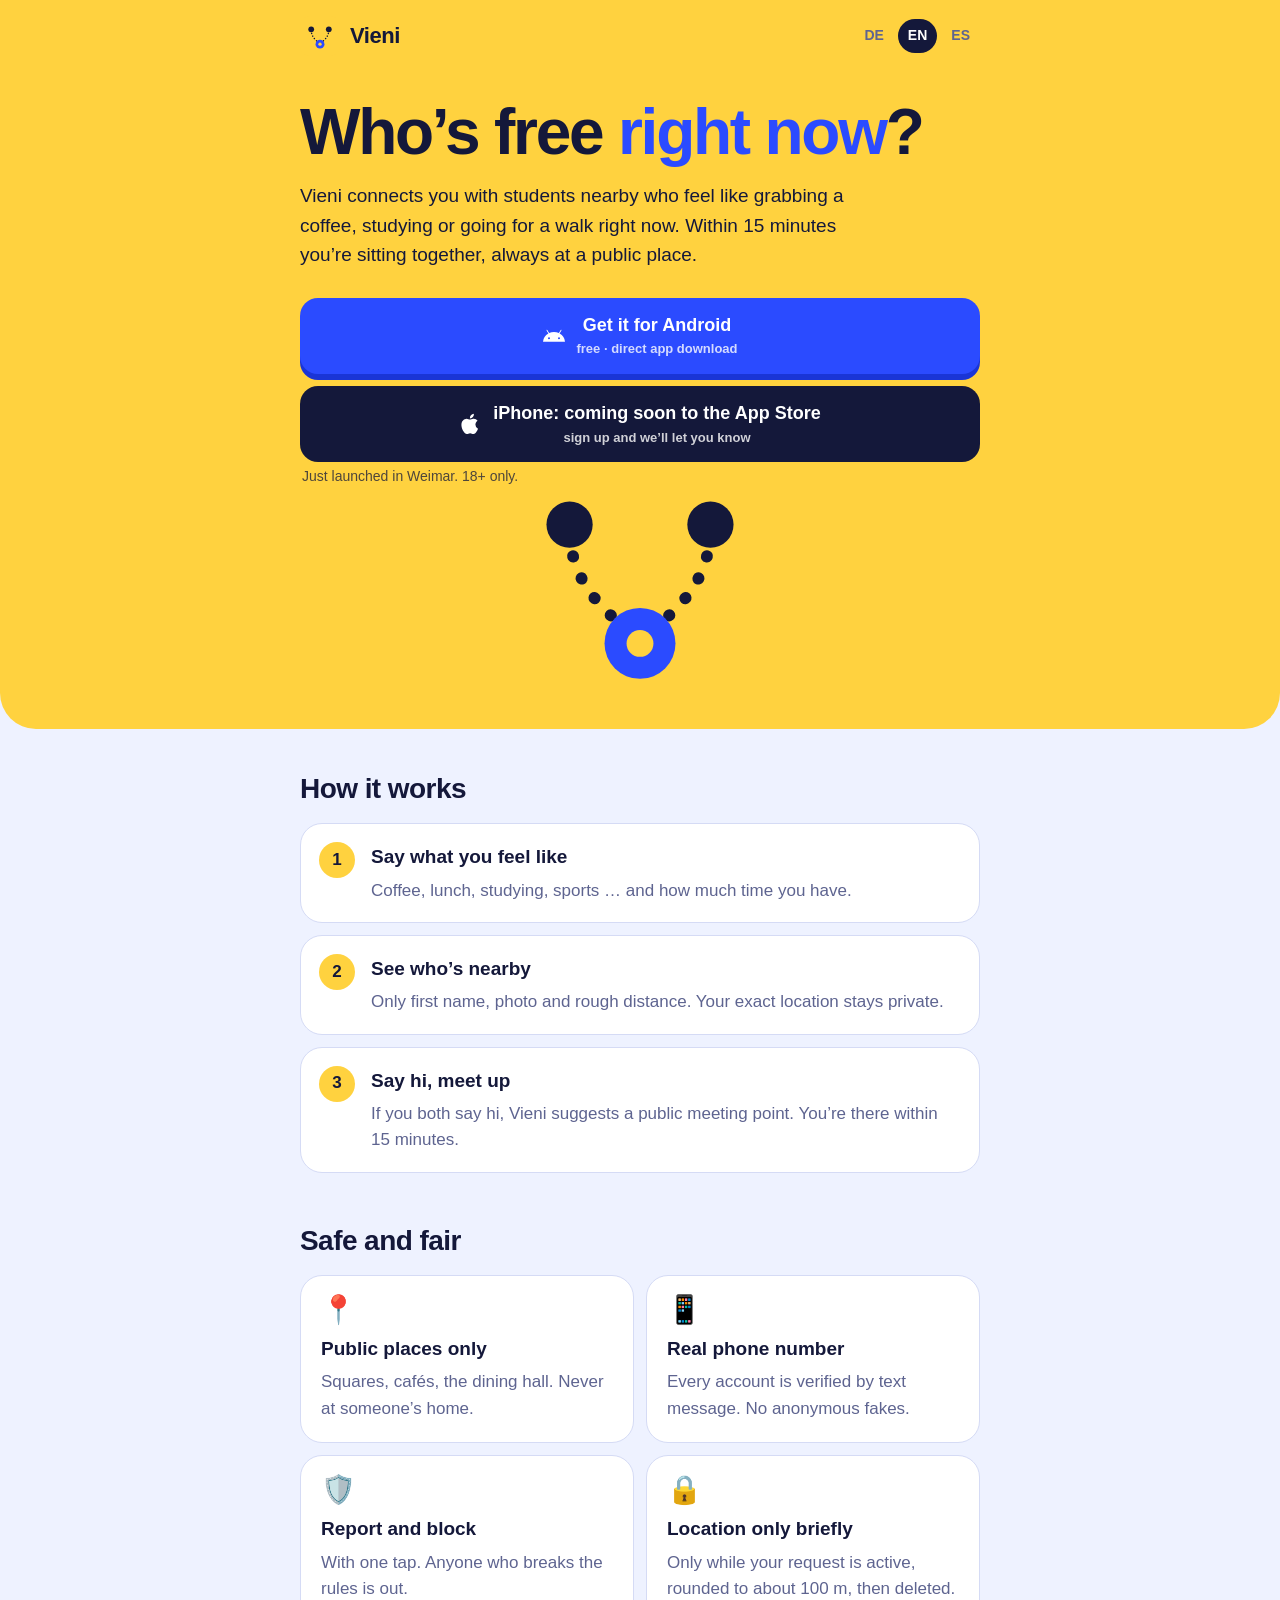
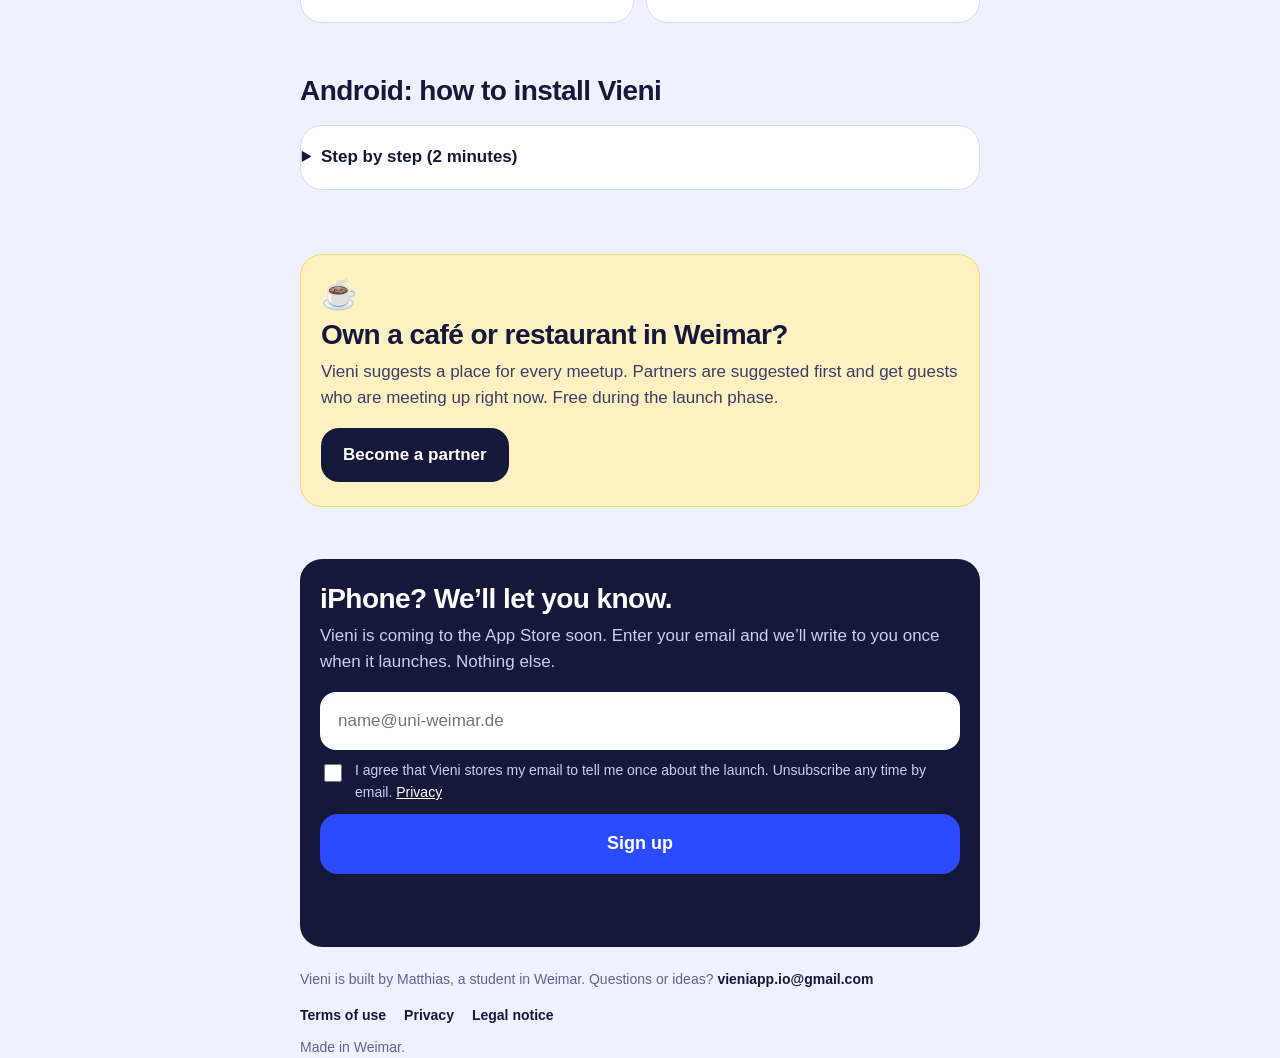
<file: index.html>
<!doctype html>
<html lang="de">
<head>
  <meta charset="utf-8">
  <meta name="viewport" content="width=device-width, initial-scale=1, viewport-fit=cover">
  <title>Vieni – spontan treffen</title>
  <meta name="description" content="Vieni: Triff jemanden, der gerade Zeit hat. In wenigen Minuten, an einem öffentlichen Ort. Für Studierende in Weimar.">
  <meta name="theme-color" content="#FFD23F">
  <meta property="og:title" content="Vieni – spontan treffen">
  <meta property="og:description" content="Triff jemanden, der gerade Zeit hat. In wenigen Minuten, an einem öffentlichen Ort.">
  <meta property="og:type" content="website">
  <meta property="og:url" content="https://vieniapp.github.io/">
  <meta property="og:site_name" content="Vieni">
  <meta property="og:locale" content="de_DE">
  <meta property="og:image" content="https://vieniapp.github.io/og-image.png">
  <meta property="og:image:width" content="1200">
  <meta property="og:image:height" content="630">
  <meta property="og:image:alt" content="Vieni – Wer hat gerade Zeit? Spontan treffen in Weimar.">
  <meta name="twitter:card" content="summary_large_image">
  <link rel="canonical" href="https://vieniapp.github.io/">
  <link rel="icon" href="favicon.png">
  <link rel="icon" href="icon.svg" type="image/svg+xml">
  <link rel="apple-touch-icon" href="apple-touch-icon.png">
  <link rel="stylesheet" href="style.css">
  <script src="config.js"></script>
</head>
<body>
  <header class="hero">
    <div class="wrap">
      <div class="top">
        <a class="brand" href="./"><img src="icon.svg" alt="" width="40" height="40">Vieni</a>
        <div class="langs" role="group" aria-label="Sprache / Language">
          <button type="button" data-lang="de">DE</button>
          <button type="button" data-lang="en">EN</button>
          <button type="button" data-lang="es">ES</button>
        </div>
      </div>

      <h1 data-t="h1">Wer hat <em>gerade</em> Zeit?</h1>
      <p class="lead" data-t="lead">Vieni bringt dich mit Studierenden in deiner Nähe zusammen, die genau jetzt Lust auf Kaffee, Lernen oder einen Spaziergang haben. In 15 Minuten sitzt ihr zusammen, immer an einem öffentlichen Ort.</p>

      <div class="downloads" id="downloads">
        <a class="btn btn-primary" id="btn-android" href="#">
          <svg viewBox="0 0 24 24" aria-hidden="true"><path fill="currentColor" d="M17.6 9.5l1.8-3.1a.4.4 0 00-.7-.4l-1.8 3.1a11 11 0 00-9.8 0L5.3 6a.4.4 0 10-.7.4l1.8 3.1A10.4 10.4 0 001 17.8h22a10.4 10.4 0 00-5.4-8.3zM7 15.2a1 1 0 110-2 1 1 0 010 2zm10 0a1 1 0 110-2 1 1 0 010 2z"/></svg>
          <span><span data-t="android">Für Android laden</span><small data-t="androidSub">kostenlos · direkt als App-Datei</small></span>
        </a>
        <a class="btn btn-dark" id="btn-ios" href="#warteliste">
          <svg viewBox="0 0 24 24" aria-hidden="true"><path fill="currentColor" d="M16.4 12.6c0-2.6 2.1-3.8 2.2-3.9a4.8 4.8 0 00-3.8-2c-1.6-.2-3.1.9-3.9.9s-2-.9-3.4-.9a5 5 0 00-4.2 2.6c-1.8 3.1-.5 7.7 1.3 10.2.9 1.2 1.9 2.6 3.2 2.6s1.8-.8 3.3-.8 2 .8 3.4.8 2.3-1.3 3.1-2.5a11 11 0 001.4-2.9 4.5 4.5 0 01-2.6-4.1zM13.9 5a4.4 4.4 0 001-3.2 4.6 4.6 0 00-3 1.5 4.2 4.2 0 00-1 3.1A3.8 3.8 0 0013.9 5z"/></svg>
          <span><span data-t="ios">iPhone: bald im App Store</span><small data-t="iosSub">trag dich ein, wir sagen Bescheid</small></span>
        </a>
      </div>
      <p class="note" data-t="area">Gerade gestartet in Weimar. Ab 18 Jahren.</p>

      <svg class="hero-art" viewBox="140 160 744 720" aria-hidden="true">
        <path d="M250 300 C 260 520, 420 620, 512 700" stroke="#14183A" stroke-width="44" stroke-linecap="round" stroke-dasharray="2 86" fill="none"/>
        <path d="M774 300 C 764 520, 604 620, 512 700" stroke="#14183A" stroke-width="44" stroke-linecap="round" stroke-dasharray="2 86" fill="none"/>
        <circle cx="250" cy="270" r="86" fill="#14183A"/><circle cx="774" cy="270" r="86" fill="#14183A"/>
        <circle cx="512" cy="712" r="132" fill="#2B4BFF"/><circle cx="512" cy="712" r="50" fill="#FFD23F"/>
      </svg>
    </div>
  </header>

  <main class="wrap">
    <section id="screens" hidden>
      <h2 data-t="screensTitle">So sieht Vieni aus</h2>
      <div class="screens" id="screens-list"></div>
    </section>

    <section>
      <h2 data-t="howTitle">So funktioniert's</h2>
      <ol class="steps">
        <li><h3 data-t="s1t">Sag, worauf du Lust hast</h3><p data-t="s1p">Kaffee, Mittagessen, Lernen, Sport … und wie viel Zeit du hast.</p></li>
        <li><h3 data-t="s2t">Sieh, wer in der Nähe ist</h3><p data-t="s2p">Nur Vorname, Foto und ungefähre Entfernung. Dein genauer Standort bleibt geheim.</p></li>
        <li><h3 data-t="s3t">Hi sagen, treffen</h3><p data-t="s3p">Sagt ihr beide Hi, schlägt Vieni einen öffentlichen Treffpunkt vor. In 15 Minuten seid ihr da.</p></li>
      </ol>
    </section>

    <section>
      <h2 data-t="safeTitle">Sicher und fair</h2>
      <div class="cards">
        <div class="card"><span class="emoji">📍</span><h3 data-t="c1t">Nur öffentliche Orte</h3><p data-t="c1p">Plätze, Cafés, die Mensa. Nie bei jemandem zu Hause.</p></div>
        <div class="card"><span class="emoji">📱</span><h3 data-t="c2t">Echte Handynummer</h3><p data-t="c2p">Jedes Konto ist per SMS bestätigt. Keine anonymen Fakes.</p></div>
        <div class="card"><span class="emoji">🛡️</span><h3 data-t="c3t">Melden und blockieren</h3><p data-t="c3p">Mit einem Tipp. Wer gegen die Regeln verstößt, fliegt raus.</p></div>
        <div class="card"><span class="emoji">🔒</span><h3 data-t="c4t">Standort nur kurz</h3><p data-t="c4p">Nur solange deine Suche läuft, auf ca. 100 m gerundet, danach gelöscht.</p></div>
      </div>
    </section>

    <section id="android-hilfe">
      <h2 data-t="helpTitle">Android: so installierst du Vieni</h2>
      <details>
        <summary data-t="helpSummary">Schritt für Schritt (2 Minuten)</summary>
        <ol>
          <li data-t="h1s">Tippe oben auf „Für Android laden“. Die Datei vieni.apk wird heruntergeladen.</li>
          <li data-t="h2s">Öffne die Datei (in der Benachrichtigung oder unter „Downloads“).</li>
          <li data-t="h3s">Fragt dein Handy, ob du Apps aus dieser Quelle erlauben willst: „Einstellungen“ → „Diese Quelle zulassen“ einschalten → zurück.</li>
          <li data-t="h4s">Tippe auf „Installieren“. Erscheint eine Play-Protect-Warnung: „Trotzdem installieren“. Vieni ist einfach noch nicht im Play Store.</li>
          <li data-t="h5s">Fertig. Öffne Vieni und melde dich mit deiner Handynummer an.</li>
        </ol>
      </details>
    </section>

    <section id="partner">
      <div class="partner">
        <span class="emoji" aria-hidden="true">☕</span>
        <h2 data-t="pTitle">Du hast ein Café oder Restaurant in Weimar?</h2>
        <p data-t="pText">Vieni schlägt für jedes Treffen einen Ort vor. Partner werden bevorzugt vorgeschlagen und bekommen so Gäste, die sich gerade verabreden. In der Startphase ist das kostenlos.</p>
        <a class="btn btn-dark" id="btn-partner" href="mailto:vieniapp.io@gmail.com?subject=Partner%20werden%20bei%20Vieni" data-t="pButton">Partner werden</a>
      </div>
    </section>

    <section id="warteliste">
      <div class="waitlist">
        <h2 data-t="wlTitle">iPhone? Wir sagen dir Bescheid.</h2>
        <p data-t="wlText">Vieni kommt bald in den App Store. Trag deine E-Mail ein, dann schreiben wir dir einmal, sobald es losgeht. Sonst nichts.</p>
        <form id="wl-form" novalidate>
          <label class="sr-only" for="wl-email" data-t="wlLabel">E-Mail-Adresse</label>
          <input id="wl-email" type="email" autocomplete="email" inputmode="email" required placeholder="name@uni-weimar.de">
          <label class="consent"><input id="wl-consent" type="checkbox" required>
            <span data-t-html="wlConsent">Ich bin einverstanden, dass Vieni meine E-Mail speichert, um mich einmal über den Start zu informieren. Abmelden jederzeit per Mail. <a href="datenschutz.html#warteliste">Datenschutz</a></span></label>
          <button class="btn btn-primary" type="submit" data-t="wlButton">Eintragen</button>
          <p class="msg" id="wl-msg" role="status" aria-live="polite"></p>
        </form>
      </div>
    </section>
  </main>

  <footer class="wrap">
    <p class="about" data-t-html="about">Vieni wird von Matthias gebaut, Student in Weimar. Fragen oder Ideen? <a href="mailto:vieniapp.io@gmail.com">vieniapp.io@gmail.com</a></p>
    <nav>
      <a href="nutzungsbedingungen.html" data-t="fTerms">Nutzungsbedingungen</a>
      <a href="datenschutz.html" data-t="fPrivacy">Datenschutz</a>
      <a href="impressum.html" data-t="fImprint">Impressum</a>
    </nav>
    <span data-t="fMade">Gemacht in Weimar.</span>
  </footer>

  <script>
  (function () {
    var T = {
      en: {
        h1: 'Who’s free <em>right now</em>?',
        lead: 'Vieni connects you with students nearby who feel like grabbing a coffee, studying or going for a walk right now. Within 15 minutes you’re sitting together, always at a public place.',
        screensTitle: 'What Vieni looks like',
        pTitle: 'Own a café or restaurant in Weimar?', pText: 'Vieni suggests a place for every meetup. Partners are suggested first and get guests who are meeting up right now. Free during the launch phase.', pButton: 'Become a partner',
        about: 'Vieni is built by Matthias, a student in Weimar. Questions or ideas? <a href="mailto:vieniapp.io@gmail.com">vieniapp.io@gmail.com</a>',
        android: 'Get it for Android', androidSub: 'free · direct app download',
        ios: 'iPhone: coming soon to the App Store', iosSub: 'sign up and we’ll let you know',
        area: 'Just launched in Weimar. 18+ only.',
        howTitle: 'How it works',
        s1t: 'Say what you feel like', s1p: 'Coffee, lunch, studying, sports … and how much time you have.',
        s2t: 'See who’s nearby', s2p: 'Only first name, photo and rough distance. Your exact location stays private.',
        s3t: 'Say hi, meet up', s3p: 'If you both say hi, Vieni suggests a public meeting point. You’re there within 15 minutes.',
        safeTitle: 'Safe and fair',
        c1t: 'Public places only', c1p: 'Squares, cafés, the dining hall. Never at someone’s home.',
        c2t: 'Real phone number', c2p: 'Every account is verified by text message. No anonymous fakes.',
        c3t: 'Report and block', c3p: 'With one tap. Anyone who breaks the rules is out.',
        c4t: 'Location only briefly', c4p: 'Only while your request is active, rounded to about 100 m, then deleted.',
        helpTitle: 'Android: how to install Vieni', helpSummary: 'Step by step (2 minutes)',
        h1s: 'Tap “Get it for Android” above. The file vieni.apk will download.',
        h2s: 'Open the file (from the notification or in “Downloads”).',
        h3s: 'If your phone asks whether to allow apps from this source: “Settings” → turn on “Allow from this source” → go back.',
        h4s: 'Tap “Install”. If you see a Play Protect warning, tap “Install anyway”. Vieni simply isn’t in the Play Store yet.',
        h5s: 'Done. Open Vieni and sign in with your phone number.',
        wlTitle: 'iPhone? We’ll let you know.', wlText: 'Vieni is coming to the App Store soon. Enter your email and we’ll write to you once when it launches. Nothing else.',
        wlLabel: 'Email address',
        wlConsent: 'I agree that Vieni stores my email to tell me once about the launch. Unsubscribe any time by email. <a href="datenschutz.html#warteliste">Privacy</a>',
        wlButton: 'Sign up', fTerms: 'Terms of use', fPrivacy: 'Privacy', fImprint: 'Legal notice', fMade: 'Made in Weimar.',
        ok: 'Done! We’ll let you know.', errEmail: 'Please enter a valid email address.', errConsent: 'Please tick the box to agree.',
        errNet: 'That didn’t work. Please try again later.', storeIos: 'Download on the App Store', storeAndroid: 'Get it on Google Play'
      },
      es: {
        h1: '¿Quién tiene tiempo <em>ahora</em>?',
        lead: 'Vieni te conecta con estudiantes cerca de ti que ahora mismo tienen ganas de un café, estudiar o dar un paseo. En 15 minutos estáis juntos, siempre en un lugar público.',
        screensTitle: 'Así es Vieni',
        pTitle: '¿Tienes un café o restaurante en Weimar?', pText: 'Vieni propone un lugar para cada encuentro. Los socios se proponen primero y reciben clientes que quedan justo ahora. Gratis durante el lanzamiento.', pButton: 'Hacerse socio',
        about: 'Vieni lo crea Matthias, estudiante en Weimar. ¿Preguntas o ideas? <a href="mailto:vieniapp.io@gmail.com">vieniapp.io@gmail.com</a>',
        android: 'Descargar para Android', androidSub: 'gratis · descarga directa',
        ios: 'iPhone: pronto en el App Store', iosSub: 'apúntate y te avisamos',
        area: 'Recién lanzado en Weimar. Solo mayores de 18.',
        howTitle: 'Cómo funciona',
        s1t: 'Di qué te apetece', s1p: 'Café, comida, estudiar, deporte … y cuánto tiempo tienes.',
        s2t: 'Mira quién está cerca', s2p: 'Solo nombre, foto y distancia aproximada. Tu ubicación exacta es privada.',
        s3t: 'Saluda y quedad', s3p: 'Si los dos decís hola, Vieni propone un punto de encuentro público. En 15 minutos estáis allí.',
        safeTitle: 'Seguro y justo',
        c1t: 'Solo lugares públicos', c1p: 'Plazas, cafés, el comedor. Nunca en casa de nadie.',
        c2t: 'Número de móvil real', c2p: 'Cada cuenta se verifica por SMS. Sin perfiles falsos anónimos.',
        c3t: 'Reportar y bloquear', c3p: 'Con un toque. Quien rompe las reglas, queda fuera.',
        c4t: 'Ubicación solo un rato', c4p: 'Solo mientras tu búsqueda está activa, redondeada a unos 100 m, y luego se borra.',
        helpTitle: 'Android: cómo instalar Vieni', helpSummary: 'Paso a paso (2 minutos)',
        h1s: 'Toca arriba «Descargar para Android». Se descargará el archivo vieni.apk.',
        h2s: 'Abre el archivo (desde la notificación o en «Descargas»).',
        h3s: 'Si tu móvil pregunta si permites apps de esta fuente: «Ajustes» → activa «Permitir de esta fuente» → vuelve.',
        h4s: 'Toca «Instalar». Si aparece un aviso de Play Protect, toca «Instalar de todos modos». Vieni aún no está en Play Store.',
        h5s: 'Listo. Abre Vieni e inicia sesión con tu número de móvil.',
        wlTitle: '¿iPhone? Te avisamos.', wlText: 'Vieni llegará pronto al App Store. Deja tu correo y te escribiremos una vez cuando empiece. Nada más.',
        wlLabel: 'Correo electrónico',
        wlConsent: 'Acepto que Vieni guarde mi correo para avisarme una vez del lanzamiento. Puedo darme de baja en cualquier momento por correo. <a href="datenschutz.html#warteliste">Privacidad</a>',
        wlButton: 'Apuntarme', fTerms: 'Condiciones de uso', fPrivacy: 'Privacidad', fImprint: 'Aviso legal', fMade: 'Hecho en Weimar.',
        ok: '¡Listo! Te avisaremos.', errEmail: 'Introduce un correo válido.', errConsent: 'Marca la casilla para aceptar.',
        errNet: 'No ha funcionado. Inténtalo más tarde.', storeIos: 'Descargar en el App Store', storeAndroid: 'Disponible en Google Play'
      }
    };
    var DE_EXTRA = {
      ok: 'Geschafft! Wir sagen dir Bescheid.', errEmail: 'Bitte gib eine gültige E-Mail-Adresse ein.',
      errConsent: 'Bitte setze den Haken, um zuzustimmen.', errNet: 'Das hat nicht geklappt. Versuch es später noch einmal.',
      storeIos: 'Laden im App Store', storeAndroid: 'Jetzt bei Google Play'
    };

    // Deutsche Texte aus der Seite selbst übernehmen
    var de = Object.assign({}, DE_EXTRA);
    document.querySelectorAll('[data-t]').forEach(function (el) { de[el.dataset.t] = el.innerHTML; });
    document.querySelectorAll('[data-t-html]').forEach(function (el) { de[el.dataset.tHtml] = el.innerHTML; });
    T.de = de;

    var lang;
    function setLang(l) {
      lang = T[l] ? l : 'de';
      document.documentElement.lang = lang;
      var d = T[lang];
      document.querySelectorAll('[data-t]').forEach(function (el) { if (d[el.dataset.t]) el.innerHTML = d[el.dataset.t]; });
      document.querySelectorAll('[data-t-html]').forEach(function (el) { if (d[el.dataset.tHtml]) el.innerHTML = d[el.dataset.tHtml]; });
      document.querySelectorAll('[data-lang]').forEach(function (b) { b.setAttribute('aria-pressed', String(b.dataset.lang === lang)); });
      applyStores();
    }
    document.querySelectorAll('[data-lang]').forEach(function (b) {
      b.addEventListener('click', function () {
        setLang(b.dataset.lang);
        // Nur speichern, wenn jemand selbst eine Sprache wählt (keine Speicherung ohne Zutun, § 25 TDDDG)
        try { localStorage.setItem('vieni.lang', b.dataset.lang); } catch (e) {}
      });
    });

    // Gerät erkennen: passender Knopf zuerst
    var ua = navigator.userAgent || '';
    var isIOS = /iPhone|iPad|iPod/.test(ua) || (navigator.platform === 'MacIntel' && navigator.maxTouchPoints > 1);
    var isAndroid = /Android/.test(ua);
    var C = window.VIENI || {};
    var box = document.getElementById('downloads');
    var bAndroid = document.getElementById('btn-android');
    var bIos = document.getElementById('btn-ios');
    if (isIOS) { box.insertBefore(bIos, bAndroid); bIos.className = 'btn btn-primary'; bAndroid.className = 'btn btn-light'; }

    function applyStores() {
      var d = T[lang];
      bAndroid.href = C.playStore || C.androidApk || '#android-hilfe';
      if (C.playStore) {
        bAndroid.querySelector('[data-t="android"]').textContent = d.storeAndroid;
        bAndroid.querySelector('small').style.display = 'none';
        var help = document.getElementById('android-hilfe'); if (help) help.hidden = true;
      }
      if (C.appStore) {
        bIos.href = C.appStore;
        bIos.querySelector('[data-t="ios"]').textContent = d.storeIos;
        bIos.querySelector('small').style.display = 'none';
        var wl = document.getElementById('warteliste'); if (wl) wl.hidden = true;
      }
    }
    // App-Screenshots (Dateinamen in config.js unter screenshots eintragen)
    var shots = (C.screenshots || []).filter(Boolean);
    if (shots.length) {
      var list = document.getElementById('screens-list');
      shots.forEach(function (src, i) {
        var f = document.createElement('figure'); f.className = 'phone';
        var img = document.createElement('img'); img.src = src; img.alt = 'Vieni Screenshot ' + (i + 1); img.loading = 'lazy'; img.width = 390; img.height = 844;
        f.appendChild(img); list.appendChild(f);
      });
      document.getElementById('screens').hidden = false;
    }

    // Nach dem Download die Anleitung aufklappen
    bAndroid.addEventListener('click', function () {
      if (C.playStore) return;
      var det = document.querySelector('#android-hilfe details'); if (det) det.open = true;
    });

    var saved = null;
    try { saved = localStorage.getItem('vieni.lang'); } catch (e) {}
    var nav = (navigator.language || 'de').slice(0, 2).toLowerCase();
    setLang(saved || (T[nav] ? nav : 'de'));

    // Warteliste
    var form = document.getElementById('wl-form');
    var msg = document.getElementById('wl-msg');
    form.addEventListener('submit', function (ev) {
      ev.preventDefault();
      var d = T[lang];
      var email = document.getElementById('wl-email').value.trim();
      msg.className = 'msg err';
      if (!/^[^@\s]+@[^@\s]+\.[^@\s]+$/.test(email)) { msg.textContent = d.errEmail; return; }
      if (!document.getElementById('wl-consent').checked) { msg.textContent = d.errConsent; return; }
      if (!C.supabaseUrl || !C.supabaseAnonKey) { msg.textContent = d.errNet; return; }
      var btn = form.querySelector('button'); btn.disabled = true;
      fetch(C.supabaseUrl.replace(/\/$/, '') + '/rest/v1/rpc/join_waitlist', {
        method: 'POST',
        // Neue Supabase-Schlüssel (sb_publishable_…) gehören nur in "apikey", alte (eyJ…) zusätzlich in Authorization
        headers: Object.assign({ 'Content-Type': 'application/json', apikey: C.supabaseAnonKey },
          /^eyJ/.test(C.supabaseAnonKey) ? { Authorization: 'Bearer ' + C.supabaseAnonKey } : {}),
        body: JSON.stringify({ p_email: email, p_platform: isIOS ? 'ios' : isAndroid ? 'android' : 'other', p_language: lang })
      }).then(function (r) {
        if (!r.ok) throw new Error(String(r.status));
        msg.className = 'msg ok'; msg.textContent = d.ok; form.reset();
      }).catch(function () {
        msg.textContent = d.errNet;
      }).finally(function () { btn.disabled = false; });
    });
  })();
  </script>
</body>
</html>
</file>
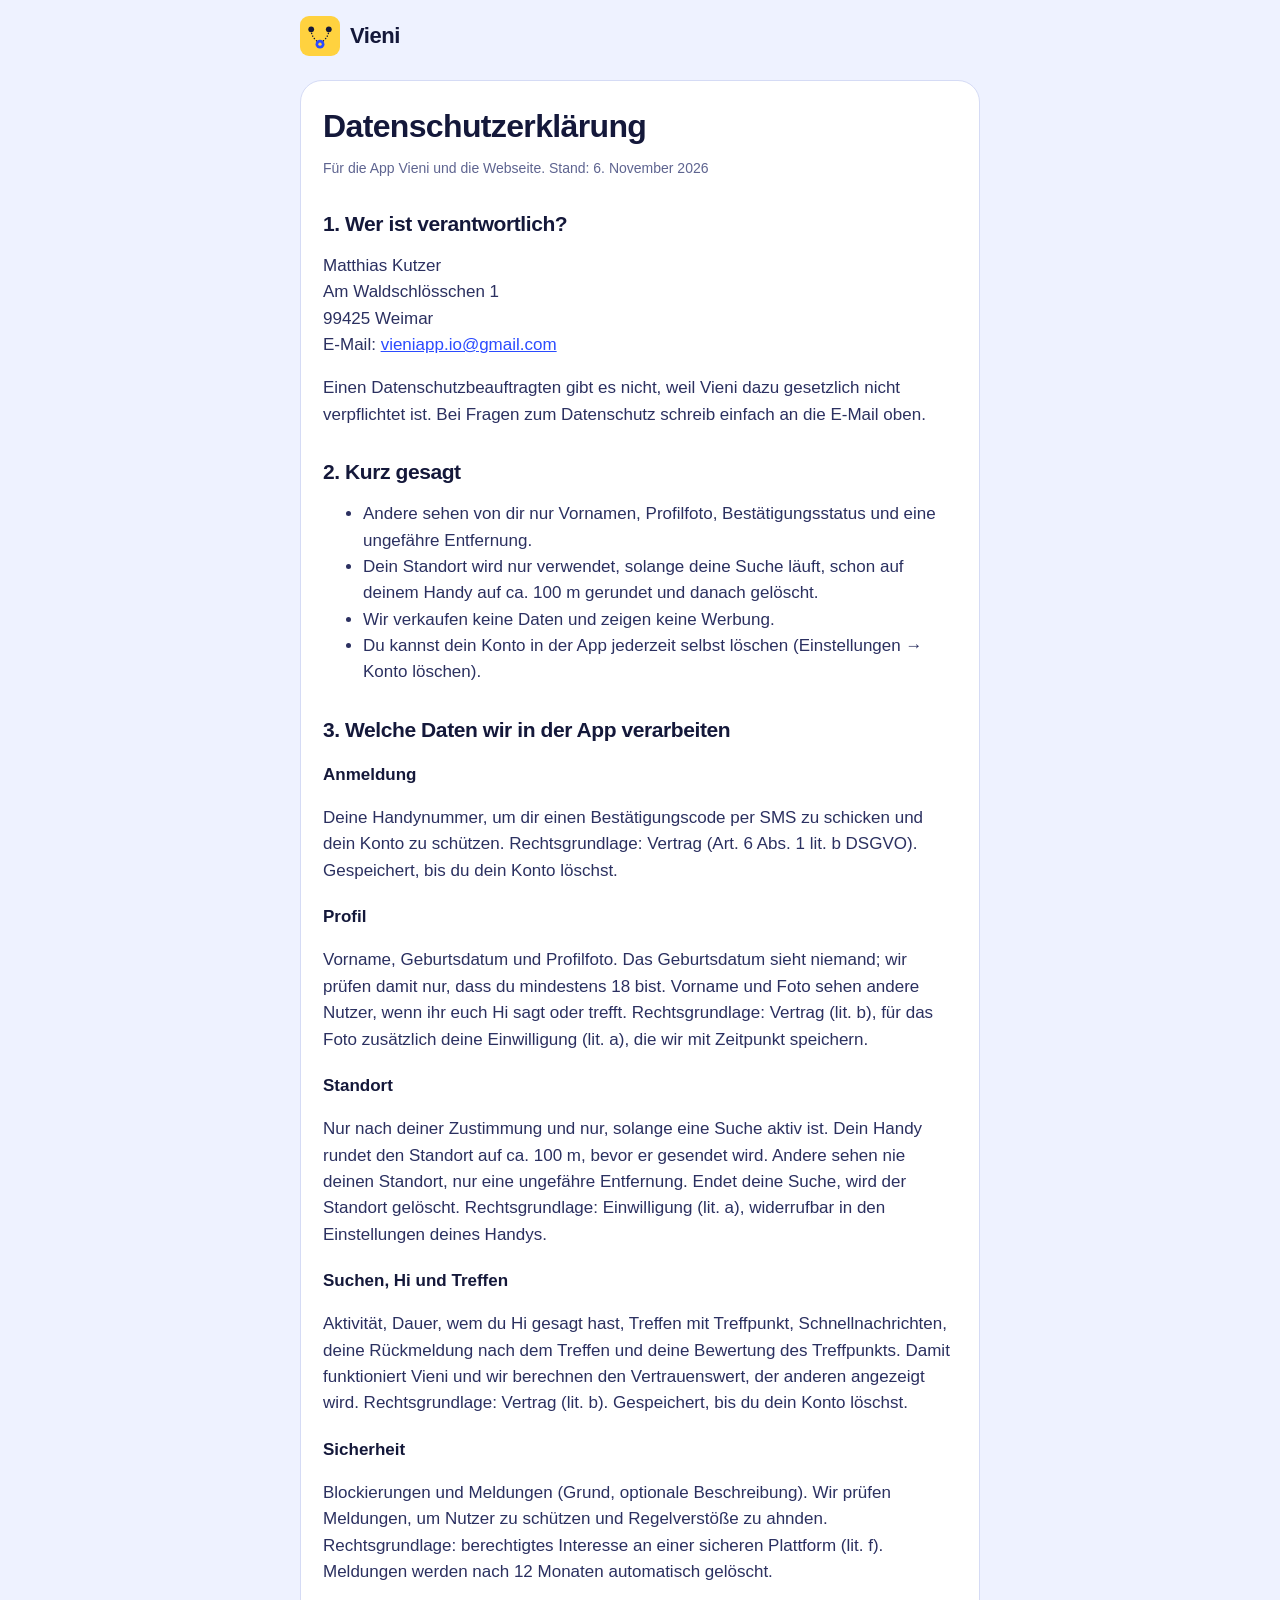
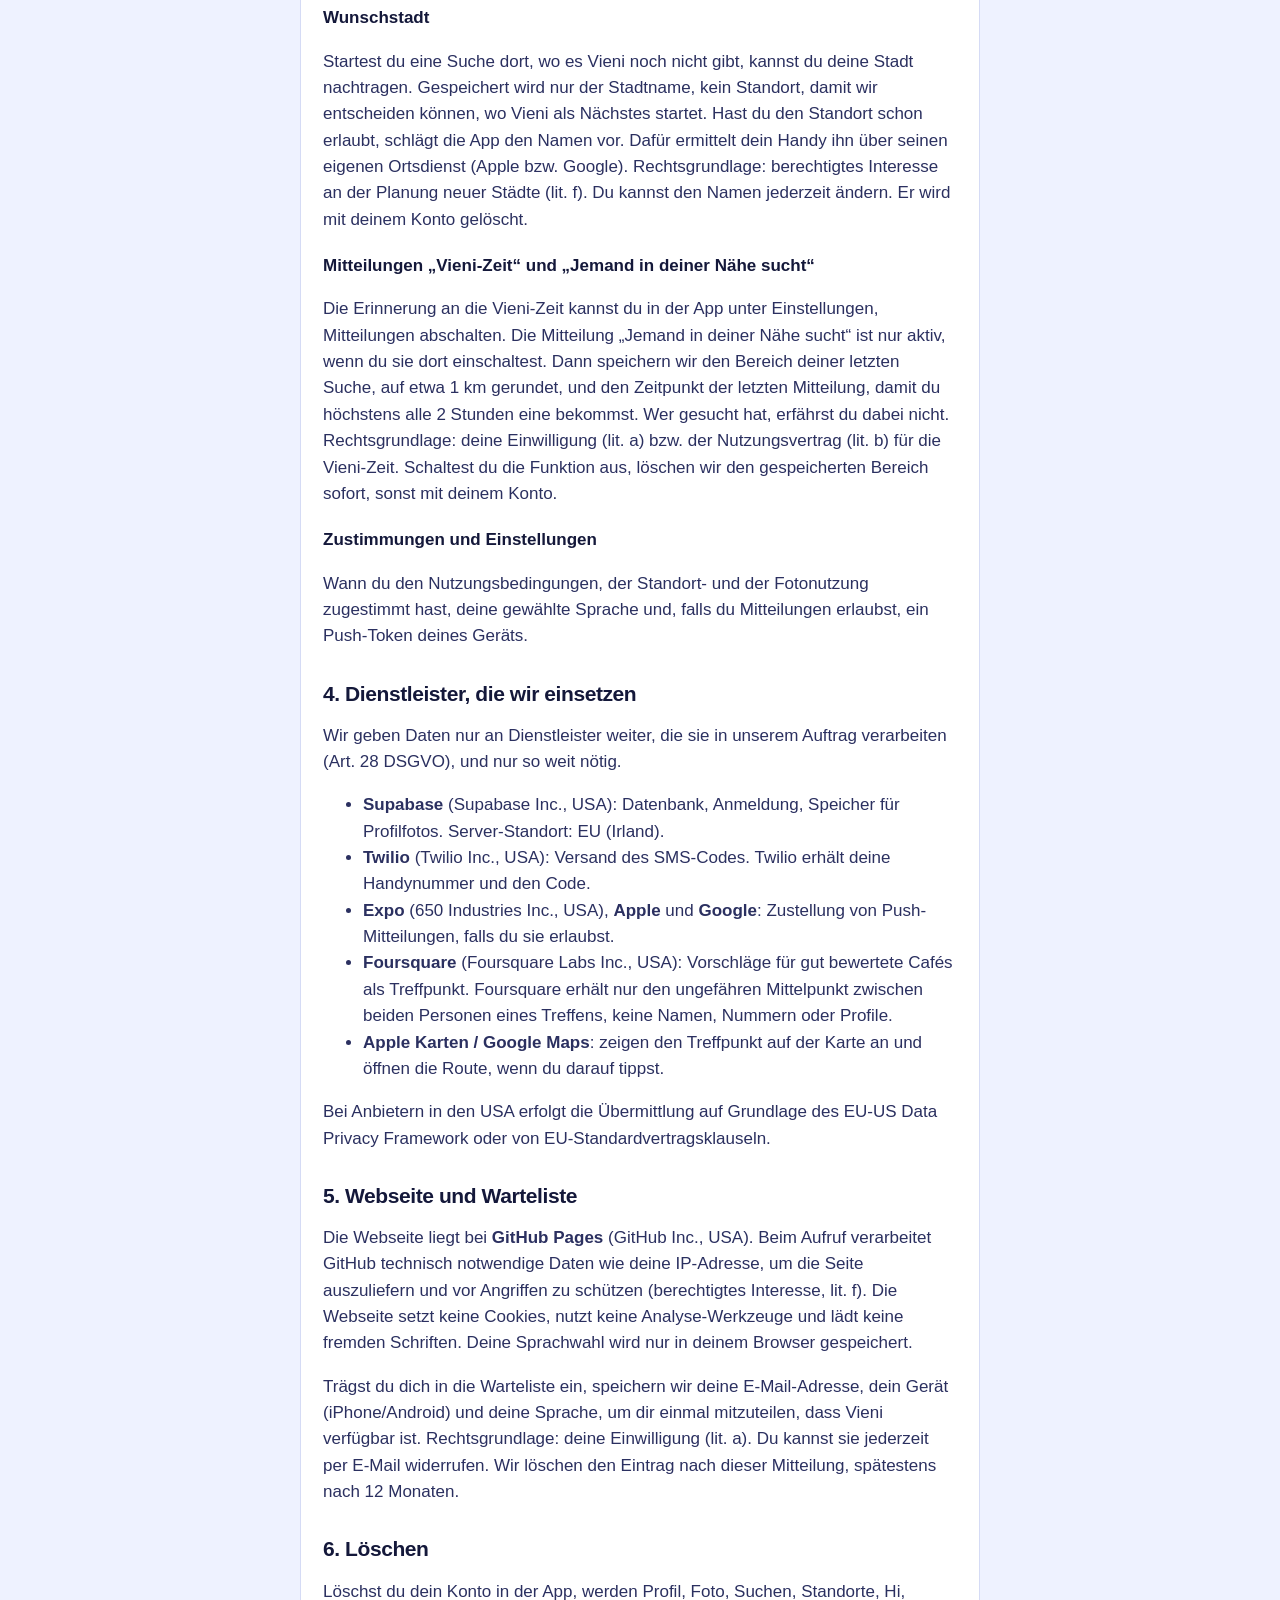
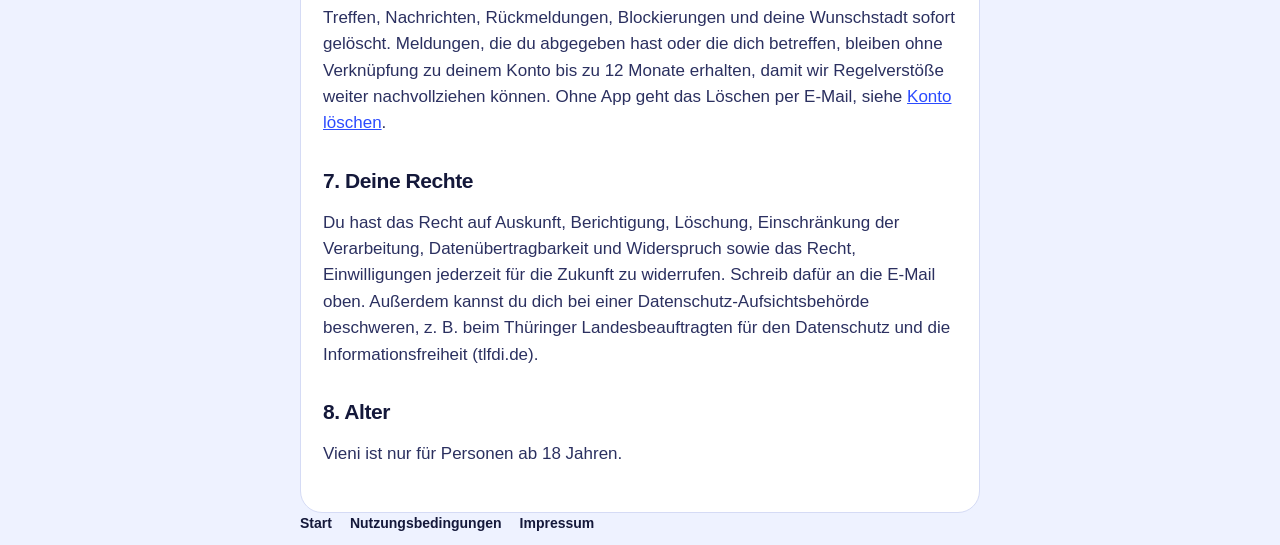
<file: datenschutz.html>
<!doctype html>
<html lang="de">
<head>
  <meta charset="utf-8">
  <meta name="viewport" content="width=device-width, initial-scale=1">
  <title>Datenschutzerklärung – Vieni</title>
  <meta name="robots" content="noindex">
  <link rel="icon" href="favicon.png">
  <link rel="stylesheet" href="style.css">
</head>
<body>
  <main class="wrap">
    <div class="top"><a class="brand" href="./"><img src="icon.svg" alt="" width="40" height="40">Vieni</a></div>
    <article class="legal">
      <h1>Datenschutzerklärung</h1>
      <p class="meta">Für die App Vieni und die Webseite. Stand: 6. November 2026</p>

      <h2>1. Wer ist verantwortlich?</h2>
      <p>Matthias Kutzer<br>Am Waldschlösschen 1<br>99425 Weimar<br>E-Mail: <a href="mailto:vieniapp.io@gmail.com">vieniapp.io@gmail.com</a></p>
      <p>Einen Datenschutzbeauftragten gibt es nicht, weil Vieni dazu gesetzlich nicht verpflichtet ist. Bei Fragen zum Datenschutz schreib einfach an die E-Mail oben.</p>

      <h2>2. Kurz gesagt</h2>
      <ul>
        <li>Andere sehen von dir nur Vornamen, Profilfoto, Bestätigungsstatus und eine ungefähre Entfernung.</li>
        <li>Dein Standort wird nur verwendet, solange deine Suche läuft, schon auf deinem Handy auf ca. 100 m gerundet und danach gelöscht.</li>
        <li>Wir verkaufen keine Daten und zeigen keine Werbung.</li>
        <li>Du kannst dein Konto in der App jederzeit selbst löschen (Einstellungen → Konto löschen).</li>
      </ul>

      <h2>3. Welche Daten wir in der App verarbeiten</h2>
      <h3>Anmeldung</h3>
      <p>Deine Handynummer, um dir einen Bestätigungscode per SMS zu schicken und dein Konto zu schützen. Rechtsgrundlage: Vertrag (Art. 6 Abs. 1 lit. b DSGVO). Gespeichert, bis du dein Konto löschst.</p>
      <h3>Profil</h3>
      <p>Vorname, Geburtsdatum und Profilfoto. Das Geburtsdatum sieht niemand; wir prüfen damit nur, dass du mindestens 18 bist. Vorname und Foto sehen andere Nutzer, wenn ihr euch Hi sagt oder trefft. Rechtsgrundlage: Vertrag (lit. b), für das Foto zusätzlich deine Einwilligung (lit. a), die wir mit Zeitpunkt speichern.</p>
      <h3>Standort</h3>
      <p>Nur nach deiner Zustimmung und nur, solange eine Suche aktiv ist. Dein Handy rundet den Standort auf ca. 100 m, bevor er gesendet wird. Andere sehen nie deinen Standort, nur eine ungefähre Entfernung. Endet deine Suche, wird der Standort gelöscht. Rechtsgrundlage: Einwilligung (lit. a), widerrufbar in den Einstellungen deines Handys.</p>
      <h3>Suchen, Hi und Treffen</h3>
      <p>Aktivität, Dauer, wem du Hi gesagt hast, Treffen mit Treffpunkt, Schnellnachrichten, deine Rückmeldung nach dem Treffen und deine Bewertung des Treffpunkts. Damit funktioniert Vieni und wir berechnen den Vertrauenswert, der anderen angezeigt wird. Rechtsgrundlage: Vertrag (lit. b). Gespeichert, bis du dein Konto löschst.</p>
      <h3>Sicherheit</h3>
      <p>Blockierungen und Meldungen (Grund, optionale Beschreibung). Wir prüfen Meldungen, um Nutzer zu schützen und Regelverstöße zu ahnden. Rechtsgrundlage: berechtigtes Interesse an einer sicheren Plattform (lit. f). Meldungen werden nach 12 Monaten automatisch gelöscht.</p>
      <h3>Wunschstadt</h3>
      <p>Startest du eine Suche dort, wo es Vieni noch nicht gibt, kannst du deine Stadt nachtragen. Gespeichert wird nur der Stadtname, kein Standort, damit wir entscheiden können, wo Vieni als Nächstes startet. Hast du den Standort schon erlaubt, schlägt die App den Namen vor. Dafür ermittelt dein Handy ihn über seinen eigenen Ortsdienst (Apple bzw. Google). Rechtsgrundlage: berechtigtes Interesse an der Planung neuer Städte (lit. f). Du kannst den Namen jederzeit ändern. Er wird mit deinem Konto gelöscht.</p>
      <h3>Mitteilungen „Vieni-Zeit“ und „Jemand in deiner Nähe sucht“</h3>
      <p>Die Erinnerung an die Vieni-Zeit kannst du in der App unter Einstellungen, Mitteilungen abschalten. Die Mitteilung „Jemand in deiner Nähe sucht“ ist nur aktiv, wenn du sie dort einschaltest. Dann speichern wir den Bereich deiner letzten Suche, auf etwa 1 km gerundet, und den Zeitpunkt der letzten Mitteilung, damit du höchstens alle 2 Stunden eine bekommst. Wer gesucht hat, erfährst du dabei nicht. Rechtsgrundlage: deine Einwilligung (lit. a) bzw. der Nutzungsvertrag (lit. b) für die Vieni-Zeit. Schaltest du die Funktion aus, löschen wir den gespeicherten Bereich sofort, sonst mit deinem Konto.</p>
      <h3>Zustimmungen und Einstellungen</h3>
      <p>Wann du den Nutzungsbedingungen, der Standort- und der Fotonutzung zugestimmt hast, deine gewählte Sprache und, falls du Mitteilungen erlaubst, ein Push-Token deines Geräts.</p>

      <h2>4. Dienstleister, die wir einsetzen</h2>
      <p>Wir geben Daten nur an Dienstleister weiter, die sie in unserem Auftrag verarbeiten (Art. 28 DSGVO), und nur so weit nötig.</p>
      <ul>
        <li><strong>Supabase</strong> (Supabase Inc., USA): Datenbank, Anmeldung, Speicher für Profilfotos. Server-Standort: EU (Irland).</li>
        <li><strong>Twilio</strong> (Twilio Inc., USA): Versand des SMS-Codes. Twilio erhält deine Handynummer und den Code.</li>
        <li><strong>Expo</strong> (650 Industries Inc., USA), <strong>Apple</strong> und <strong>Google</strong>: Zustellung von Push-Mitteilungen, falls du sie erlaubst.</li>
        <li><strong>Foursquare</strong> (Foursquare Labs Inc., USA): Vorschläge für gut bewertete Cafés als Treffpunkt. Foursquare erhält nur den ungefähren Mittelpunkt zwischen beiden Personen eines Treffens, keine Namen, Nummern oder Profile.</li>
        <li><strong>Apple Karten / Google Maps</strong>: zeigen den Treffpunkt auf der Karte an und öffnen die Route, wenn du darauf tippst.</li>
      </ul>
      <p>Bei Anbietern in den USA erfolgt die Übermittlung auf Grundlage des EU-US Data Privacy Framework oder von EU-Standardvertragsklauseln.</p>

      <h2 id="warteliste">5. Webseite und Warteliste</h2>
      <p>Die Webseite liegt bei <strong>GitHub Pages</strong> (GitHub Inc., USA). Beim Aufruf verarbeitet GitHub technisch notwendige Daten wie deine IP-Adresse, um die Seite auszuliefern und vor Angriffen zu schützen (berechtigtes Interesse, lit. f). Die Webseite setzt keine Cookies, nutzt keine Analyse-Werkzeuge und lädt keine fremden Schriften. Deine Sprachwahl wird nur in deinem Browser gespeichert.</p>
      <p>Trägst du dich in die Warteliste ein, speichern wir deine E-Mail-Adresse, dein Gerät (iPhone/Android) und deine Sprache, um dir einmal mitzuteilen, dass Vieni verfügbar ist. Rechtsgrundlage: deine Einwilligung (lit. a). Du kannst sie jederzeit per E-Mail widerrufen. Wir löschen den Eintrag nach dieser Mitteilung, spätestens nach 12 Monaten.</p>

      <h2>6. Löschen</h2>
      <p>Löschst du dein Konto in der App, werden Profil, Foto, Suchen, Standorte, Hi, Treffen, Nachrichten, Rückmeldungen, Blockierungen und deine Wunschstadt sofort gelöscht. Meldungen, die du abgegeben hast oder die dich betreffen, bleiben ohne Verknüpfung zu deinem Konto bis zu 12 Monate erhalten, damit wir Regelverstöße weiter nachvollziehen können. Ohne App geht das Löschen per E-Mail, siehe <a href="konto-loeschen.html">Konto löschen</a>.</p>

      <h2>7. Deine Rechte</h2>
      <p>Du hast das Recht auf Auskunft, Berichtigung, Löschung, Einschränkung der Verarbeitung, Datenübertragbarkeit und Widerspruch sowie das Recht, Einwilligungen jederzeit für die Zukunft zu widerrufen. Schreib dafür an die E-Mail oben. Außerdem kannst du dich bei einer Datenschutz-Aufsichtsbehörde beschweren, z. B. beim Thüringer Landesbeauftragten für den Datenschutz und die Informationsfreiheit (tlfdi.de).</p>

      <h2>8. Alter</h2>
      <p>Vieni ist nur für Personen ab 18 Jahren.</p>
    </article>
  </main>
  <footer class="wrap"><nav><a href="./">Start</a><a href="nutzungsbedingungen.html">Nutzungsbedingungen</a><a href="impressum.html">Impressum</a></nav></footer>
</body>
</html>
</file>
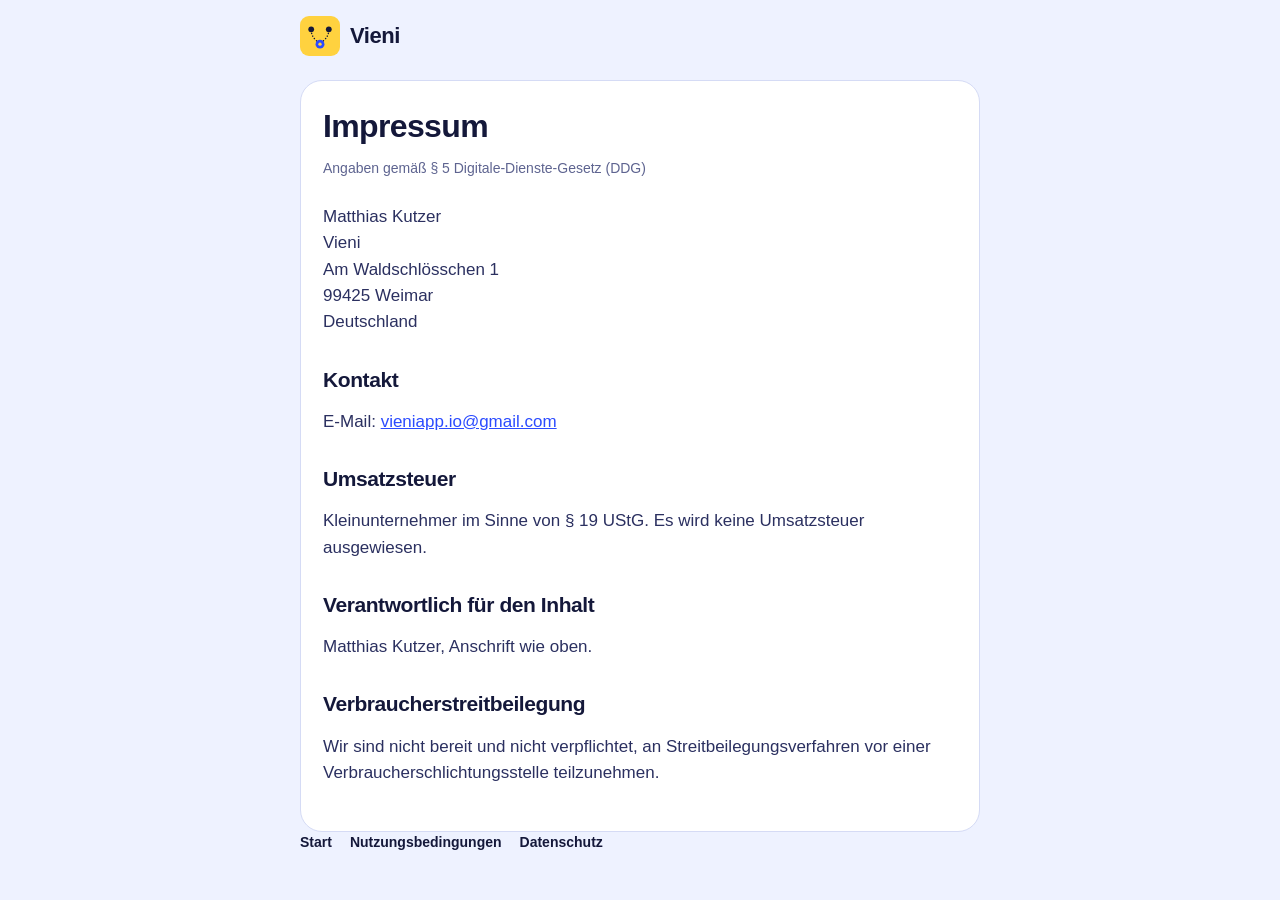
<file: impressum.html>
<!doctype html>
<html lang="de">
<head>
  <meta charset="utf-8">
  <meta name="viewport" content="width=device-width, initial-scale=1">
  <title>Impressum – Vieni</title>
  <meta name="robots" content="noindex">
  <link rel="icon" href="favicon.png">
  <link rel="stylesheet" href="style.css">
</head>
<body>
  <main class="wrap">
    <div class="top"><a class="brand" href="./"><img src="icon.svg" alt="" width="40" height="40">Vieni</a></div>
    <article class="legal">
      <h1>Impressum</h1>
      <p class="meta">Angaben gemäß § 5 Digitale-Dienste-Gesetz (DDG)</p>

      <p>Matthias Kutzer<br>Vieni<br>Am Waldschlösschen 1<br>99425 Weimar<br>Deutschland</p>

      <h2>Kontakt</h2>
      <p>E-Mail: <a href="mailto:vieniapp.io@gmail.com">vieniapp.io@gmail.com</a></p>

      <h2>Umsatzsteuer</h2>
      <p>Kleinunternehmer im Sinne von § 19 UStG. Es wird keine Umsatzsteuer ausgewiesen.</p>

      <h2>Verantwortlich für den Inhalt</h2>
      <p>Matthias Kutzer, Anschrift wie oben.</p>

      <h2>Verbraucherstreitbeilegung</h2>
      <p>Wir sind nicht bereit und nicht verpflichtet, an Streitbeilegungsverfahren vor einer Verbraucherschlichtungsstelle teilzunehmen.</p>
    </article>
  </main>
  <footer class="wrap"><nav><a href="./">Start</a><a href="nutzungsbedingungen.html">Nutzungsbedingungen</a><a href="datenschutz.html">Datenschutz</a></nav></footer>
</body>
</html>
</file>
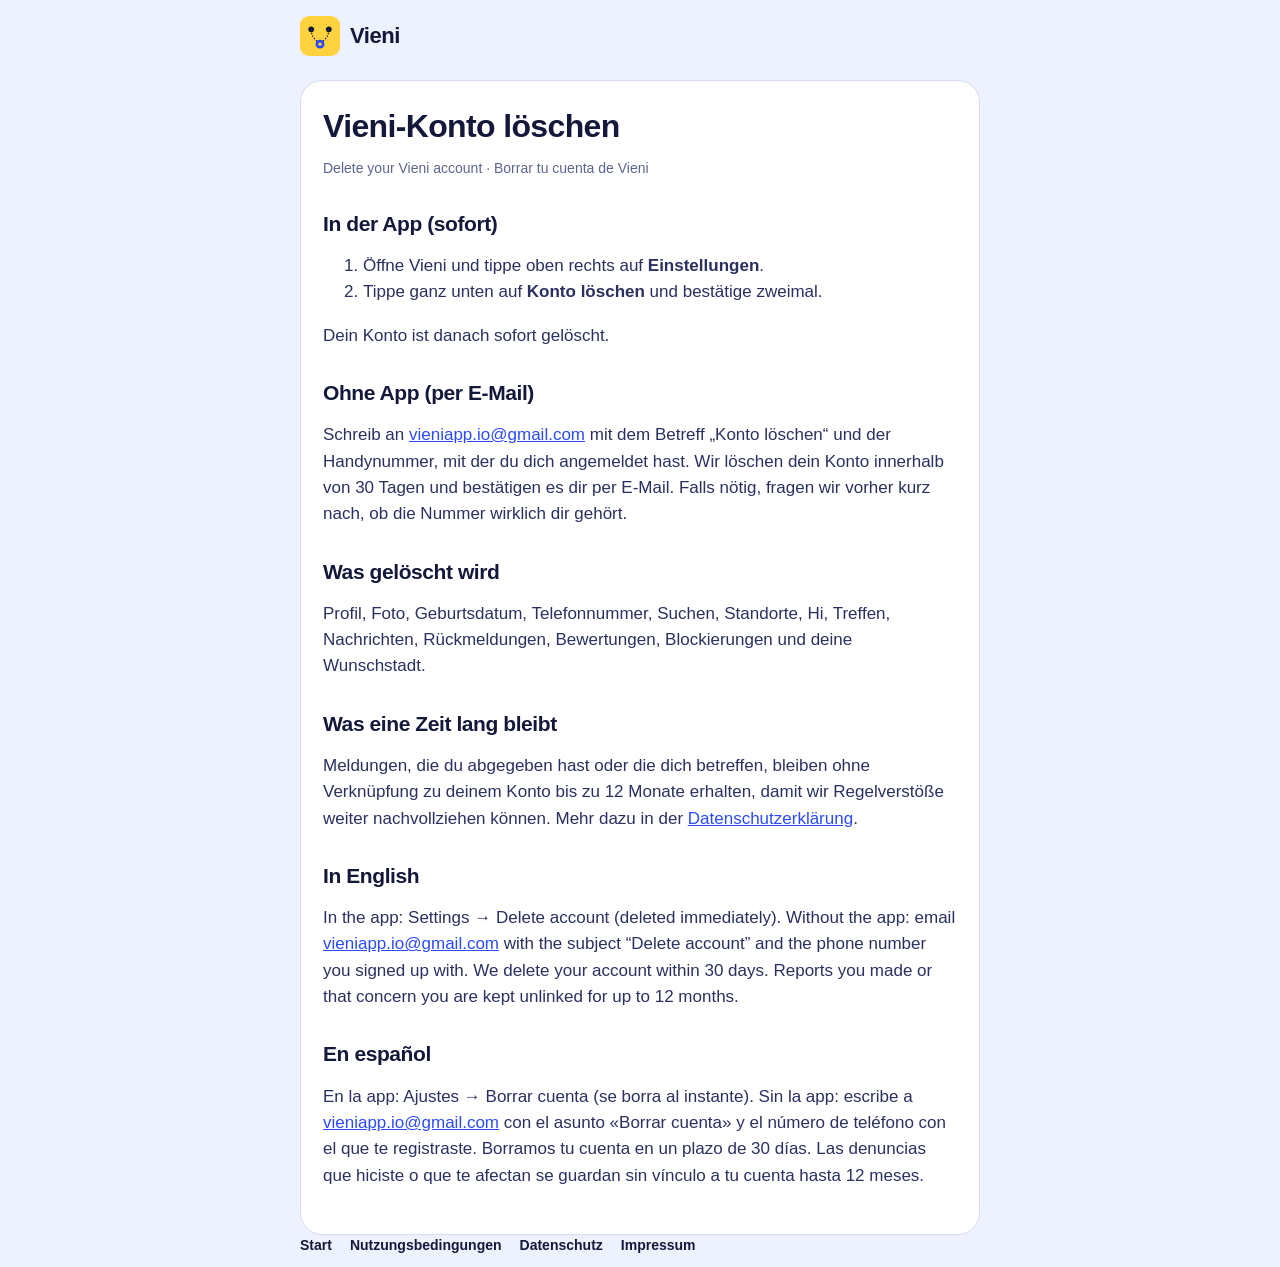
<file: konto-loeschen.html>
<!doctype html>
<html lang="de">
<head>
  <meta charset="utf-8">
  <meta name="viewport" content="width=device-width, initial-scale=1">
  <title>Konto löschen – Vieni</title>
  <link rel="icon" href="favicon.png">
  <link rel="stylesheet" href="style.css">
</head>
<body>
  <main class="wrap">
    <div class="top"><a class="brand" href="./"><img src="icon.svg" alt="" width="40" height="40">Vieni</a></div>
    <article class="legal">
      <h1>Vieni-Konto löschen</h1>
      <p class="meta">Delete your Vieni account · Borrar tu cuenta de Vieni</p>

      <h2>In der App (sofort)</h2>
      <ol>
        <li>Öffne Vieni und tippe oben rechts auf <strong>Einstellungen</strong>.</li>
        <li>Tippe ganz unten auf <strong>Konto löschen</strong> und bestätige zweimal.</li>
      </ol>
      <p>Dein Konto ist danach sofort gelöscht.</p>

      <h2>Ohne App (per E-Mail)</h2>
      <p>Schreib an <a href="mailto:vieniapp.io@gmail.com?subject=Konto%20l%C3%B6schen">vieniapp.io@gmail.com</a> mit dem Betreff „Konto löschen“ und der Handynummer, mit der du dich angemeldet hast. Wir löschen dein Konto innerhalb von 30 Tagen und bestätigen es dir per E-Mail. Falls nötig, fragen wir vorher kurz nach, ob die Nummer wirklich dir gehört.</p>

      <h2>Was gelöscht wird</h2>
      <p>Profil, Foto, Geburtsdatum, Telefonnummer, Suchen, Standorte, Hi, Treffen, Nachrichten, Rückmeldungen, Bewertungen, Blockierungen und deine Wunschstadt.</p>

      <h2>Was eine Zeit lang bleibt</h2>
      <p>Meldungen, die du abgegeben hast oder die dich betreffen, bleiben ohne Verknüpfung zu deinem Konto bis zu 12 Monate erhalten, damit wir Regelverstöße weiter nachvollziehen können. Mehr dazu in der <a href="datenschutz.html">Datenschutzerklärung</a>.</p>

      <h2 lang="en">In English</h2>
      <p lang="en">In the app: Settings → Delete account (deleted immediately). Without the app: email <a href="mailto:vieniapp.io@gmail.com?subject=Delete%20account">vieniapp.io@gmail.com</a> with the subject “Delete account” and the phone number you signed up with. We delete your account within 30 days. Reports you made or that concern you are kept unlinked for up to 12 months.</p>

      <h2 lang="es">En español</h2>
      <p lang="es">En la app: Ajustes → Borrar cuenta (se borra al instante). Sin la app: escribe a <a href="mailto:vieniapp.io@gmail.com?subject=Borrar%20cuenta">vieniapp.io@gmail.com</a> con el asunto «Borrar cuenta» y el número de teléfono con el que te registraste. Borramos tu cuenta en un plazo de 30 días. Las denuncias que hiciste o que te afectan se guardan sin vínculo a tu cuenta hasta 12 meses.</p>
    </article>
  </main>
  <footer class="wrap"><nav><a href="./">Start</a><a href="nutzungsbedingungen.html">Nutzungsbedingungen</a><a href="datenschutz.html">Datenschutz</a><a href="impressum.html">Impressum</a></nav></footer>
</body>
</html>
</file>
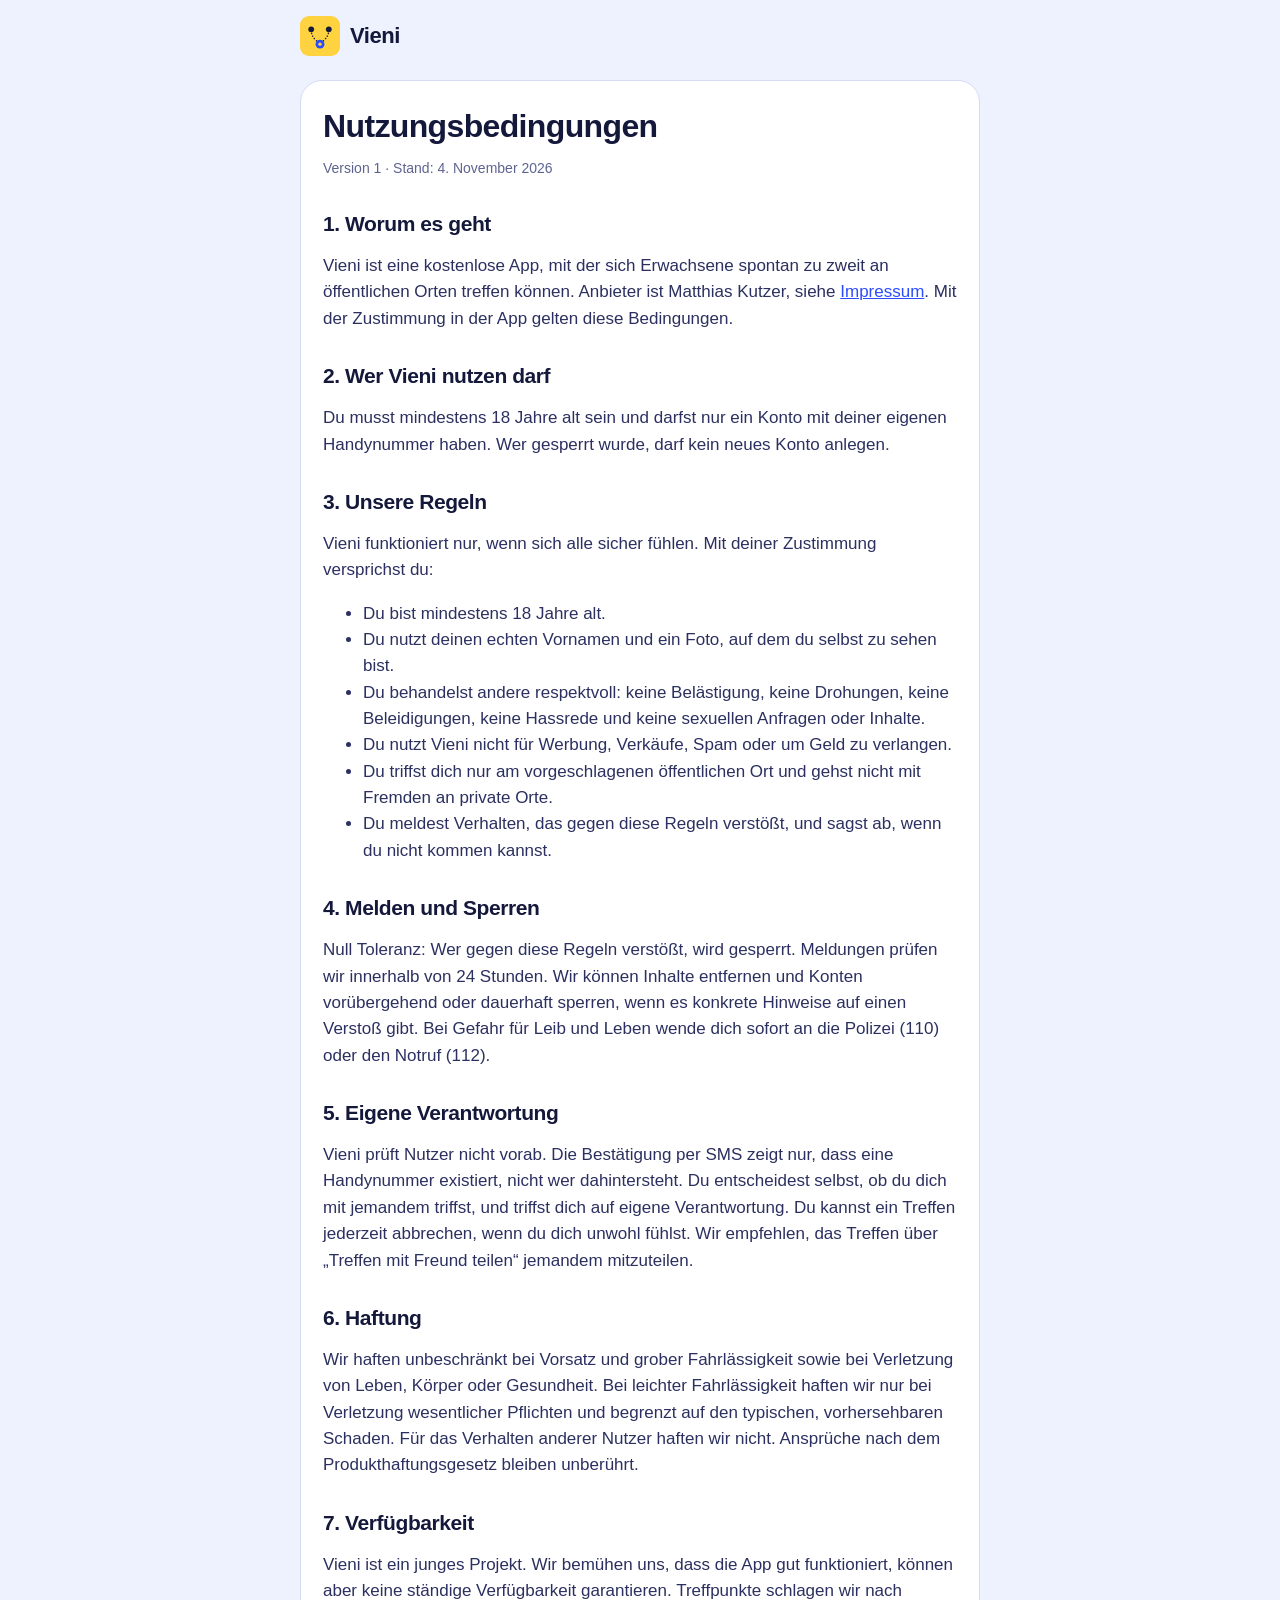
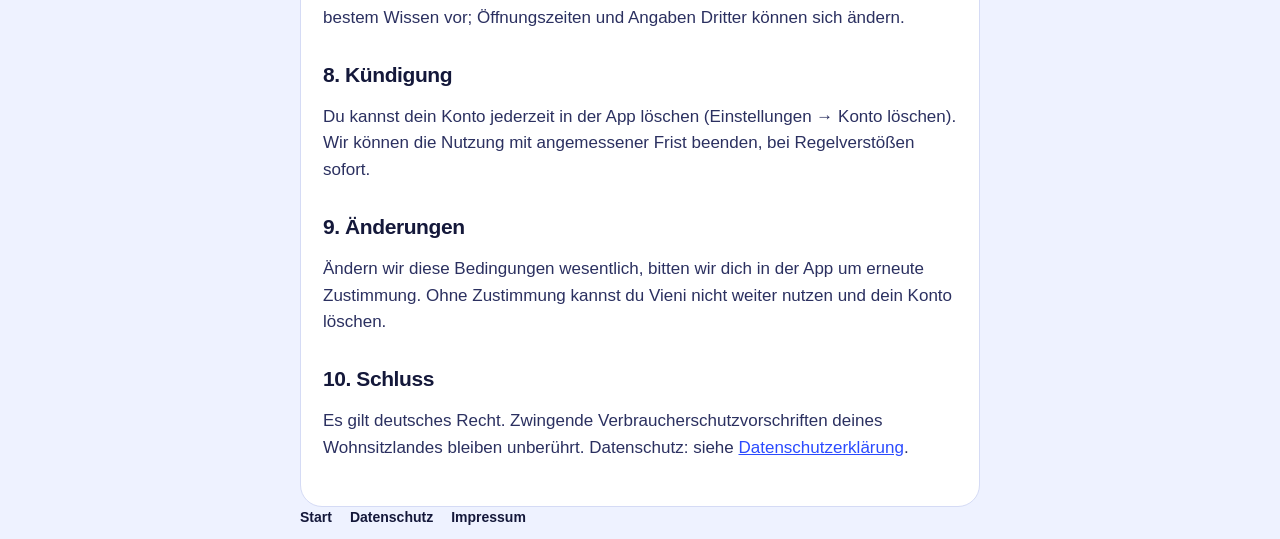
<file: nutzungsbedingungen.html>
<!doctype html>
<html lang="de">
<head>
  <meta charset="utf-8">
  <meta name="viewport" content="width=device-width, initial-scale=1">
  <title>Nutzungsbedingungen – Vieni</title>
  <meta name="robots" content="noindex">
  <link rel="icon" href="favicon.png">
  <link rel="stylesheet" href="style.css">
</head>
<body>
  <main class="wrap">
    <div class="top"><a class="brand" href="./"><img src="icon.svg" alt="" width="40" height="40">Vieni</a></div>
    <article class="legal">
      <h1>Nutzungsbedingungen</h1>
      <p class="meta">Version 1 · Stand: 4. November 2026</p>

      <h2>1. Worum es geht</h2>
      <p>Vieni ist eine kostenlose App, mit der sich Erwachsene spontan zu zweit an öffentlichen Orten treffen können. Anbieter ist Matthias Kutzer, siehe <a href="impressum.html">Impressum</a>. Mit der Zustimmung in der App gelten diese Bedingungen.</p>

      <h2>2. Wer Vieni nutzen darf</h2>
      <p>Du musst mindestens 18 Jahre alt sein und darfst nur ein Konto mit deiner eigenen Handynummer haben. Wer gesperrt wurde, darf kein neues Konto anlegen.</p>

      <h2>3. Unsere Regeln</h2>
      <p>Vieni funktioniert nur, wenn sich alle sicher fühlen. Mit deiner Zustimmung versprichst du:</p>
      <ul>
        <li>Du bist mindestens 18 Jahre alt.</li>
        <li>Du nutzt deinen echten Vornamen und ein Foto, auf dem du selbst zu sehen bist.</li>
        <li>Du behandelst andere respektvoll: keine Belästigung, keine Drohungen, keine Beleidigungen, keine Hassrede und keine sexuellen Anfragen oder Inhalte.</li>
        <li>Du nutzt Vieni nicht für Werbung, Verkäufe, Spam oder um Geld zu verlangen.</li>
        <li>Du triffst dich nur am vorgeschlagenen öffentlichen Ort und gehst nicht mit Fremden an private Orte.</li>
        <li>Du meldest Verhalten, das gegen diese Regeln verstößt, und sagst ab, wenn du nicht kommen kannst.</li>
      </ul>

      <h2>4. Melden und Sperren</h2>
      <p>Null Toleranz: Wer gegen diese Regeln verstößt, wird gesperrt. Meldungen prüfen wir innerhalb von 24 Stunden. Wir können Inhalte entfernen und Konten vorübergehend oder dauerhaft sperren, wenn es konkrete Hinweise auf einen Verstoß gibt. Bei Gefahr für Leib und Leben wende dich sofort an die Polizei (110) oder den Notruf (112).</p>

      <h2>5. Eigene Verantwortung</h2>
      <p>Vieni prüft Nutzer nicht vorab. Die Bestätigung per SMS zeigt nur, dass eine Handynummer existiert, nicht wer dahintersteht. Du entscheidest selbst, ob du dich mit jemandem triffst, und triffst dich auf eigene Verantwortung. Du kannst ein Treffen jederzeit abbrechen, wenn du dich unwohl fühlst. Wir empfehlen, das Treffen über „Treffen mit Freund teilen“ jemandem mitzuteilen.</p>

      <h2>6. Haftung</h2>
      <p>Wir haften unbeschränkt bei Vorsatz und grober Fahrlässigkeit sowie bei Verletzung von Leben, Körper oder Gesundheit. Bei leichter Fahrlässigkeit haften wir nur bei Verletzung wesentlicher Pflichten und begrenzt auf den typischen, vorhersehbaren Schaden. Für das Verhalten anderer Nutzer haften wir nicht. Ansprüche nach dem Produkthaftungsgesetz bleiben unberührt.</p>

      <h2>7. Verfügbarkeit</h2>
      <p>Vieni ist ein junges Projekt. Wir bemühen uns, dass die App gut funktioniert, können aber keine ständige Verfügbarkeit garantieren. Treffpunkte schlagen wir nach bestem Wissen vor; Öffnungszeiten und Angaben Dritter können sich ändern.</p>

      <h2>8. Kündigung</h2>
      <p>Du kannst dein Konto jederzeit in der App löschen (Einstellungen → Konto löschen). Wir können die Nutzung mit angemessener Frist beenden, bei Regelverstößen sofort.</p>

      <h2>9. Änderungen</h2>
      <p>Ändern wir diese Bedingungen wesentlich, bitten wir dich in der App um erneute Zustimmung. Ohne Zustimmung kannst du Vieni nicht weiter nutzen und dein Konto löschen.</p>

      <h2>10. Schluss</h2>
      <p>Es gilt deutsches Recht. Zwingende Verbraucherschutzvorschriften deines Wohnsitzlandes bleiben unberührt. Datenschutz: siehe <a href="datenschutz.html">Datenschutzerklärung</a>.</p>
    </article>
  </main>
  <footer class="wrap"><nav><a href="./">Start</a><a href="datenschutz.html">Datenschutz</a><a href="impressum.html">Impressum</a></nav></footer>
</body>
</html>
</file>
<file: style.css>
/* Vieni Webseite. Keine externen Schriften oder Skripte (Datenschutz: keine Daten an Dritte). */
:root {
  --blue: #2b4bff;
  --blue-dark: #1a35d6;
  --blue-soft: #e3e8ff;
  --yellow: #ffd23f;
  --yellow-soft: #fff1c2;
  --navy: #14183a;
  --soft: #5e6490;
  --bg: #eef2ff;
  --card: #ffffff;
  --border: #d5dbf5;
  --radius: 22px;
  color-scheme: light;
}

* { box-sizing: border-box; }

html { -webkit-text-size-adjust: 100%; }

body {
  margin: 0;
  background: var(--bg);
  color: var(--navy);
  font: 17px/1.55 -apple-system, BlinkMacSystemFont, "Segoe UI", Roboto, "Helvetica Neue", Arial, sans-serif;
}

a { color: var(--blue); }

.wrap { max-width: 720px; margin: 0 auto; padding: 0 20px; }

/* ---------- Kopf ---------- */
.top {
  display: flex;
  align-items: center;
  justify-content: space-between;
  gap: 12px;
  padding: 16px 0;
}
.brand { display: flex; align-items: center; gap: 10px; color: var(--navy); text-decoration: none; font-weight: 800; font-size: 22px; letter-spacing: -0.02em; }
.brand img { width: 40px; height: 40px; }
.langs { display: flex; gap: 4px; }
.langs button {
  border: 0; background: transparent; color: var(--soft); font: inherit; font-size: 14px; font-weight: 700;
  padding: 6px 10px; border-radius: 999px; cursor: pointer;
}
.langs button[aria-pressed="true"] { background: var(--navy); color: #fff; }

/* ---------- Startbereich ---------- */
.hero {
  background: var(--yellow);
  border-radius: 0 0 36px 36px;
  padding-bottom: 40px;
  overflow: hidden;
}
.hero h1 {
  font-size: clamp(38px, 10vw, 64px);
  line-height: 1.02;
  letter-spacing: -0.035em;
  margin: 28px 0 16px;
  font-weight: 850;
}
.hero h1 em { font-style: normal; color: var(--blue); }
.hero .lead { font-size: 19px; max-width: 30em; margin: 0 0 28px; }
.hero-art { display: block; width: min(200px, 50vw); margin: 8px auto 0; }

/* ---------- Knöpfe ---------- */
.downloads { display: grid; gap: 12px; }
.btn {
  display: flex; align-items: center; justify-content: center; gap: 10px;
  min-height: 60px; padding: 14px 22px; border-radius: 18px;
  font: inherit; font-weight: 800; font-size: 18px; text-decoration: none; text-align: center;
  border: 0; cursor: pointer;
}
.btn-primary { background: var(--blue); color: #fff; box-shadow: 0 6px 0 var(--blue-dark); }
.btn-primary:active { transform: translateY(3px); box-shadow: 0 3px 0 var(--blue-dark); }
.btn-dark { background: var(--navy); color: #fff; }
.btn-light { background: rgba(255, 255, 255, 0.75); color: var(--navy); }
.btn small { display: block; font-weight: 600; font-size: 13px; opacity: 0.8; }
.btn svg { flex: none; width: 24px; height: 24px; }
.note { font-size: 14px; color: var(--navy); opacity: 0.75; margin: 4px 2px 0; }

/* ---------- Abschnitte ---------- */
section { padding: 44px 0 8px; }
h2 { font-size: 28px; line-height: 1.15; letter-spacing: -0.02em; margin: 0 0 18px; }
h3 { font-size: 19px; margin: 0 0 6px; }

.steps { display: grid; gap: 12px; counter-reset: step; padding: 0; margin: 0; list-style: none; }
.steps li {
  background: var(--card); border-radius: var(--radius); padding: 18px 20px 18px 70px; position: relative;
  border: 1px solid var(--border);
}
.steps li::before {
  counter-increment: step; content: counter(step);
  position: absolute; left: 18px; top: 18px; width: 36px; height: 36px; border-radius: 50%;
  background: var(--yellow); color: var(--navy); font-weight: 850; display: grid; place-items: center;
}
.steps p, .card p { margin: 0; color: var(--soft); }

.cards { display: grid; gap: 12px; }
@media (min-width: 640px) { .cards { grid-template-columns: 1fr 1fr; } }
.card { background: var(--card); border-radius: var(--radius); padding: 20px; border: 1px solid var(--border); }
.card .emoji { font-size: 28px; line-height: 1; display: block; margin-bottom: 10px; }

/* ---------- Anleitung / Warteliste ---------- */
details {
  background: var(--card); border-radius: var(--radius); border: 1px solid var(--border); padding: 4px 20px; margin-bottom: 12px;
}
summary { cursor: pointer; font-weight: 800; padding: 14px 0; list-style-position: outside; }
details ol { padding-left: 22px; margin: 0 0 16px; }
details li { margin-bottom: 6px; }

.waitlist { background: var(--navy); color: #fff; border-radius: var(--radius); padding: 24px 20px; }
.waitlist h2 { color: #fff; margin-bottom: 8px; }
.waitlist p { color: #c9cff3; margin: 0 0 16px; }
.waitlist form { display: grid; gap: 10px; }
.waitlist input[type="email"] {
  font: inherit; padding: 16px 18px; border-radius: 16px; border: 0; min-height: 56px; width: 100%;
}
.waitlist label.consent { display: flex; gap: 10px; align-items: flex-start; font-size: 14px; color: #c9cff3; }
.waitlist label.consent input { margin-top: 4px; width: 18px; height: 18px; flex: none; }
.waitlist label.consent a { color: #fff; }
.waitlist .btn-primary { box-shadow: none; }
.msg { min-height: 1.4em; font-weight: 700; margin: 2px 0 0; }
.msg.ok { color: var(--yellow); }
.msg.err { color: #ffb4b4; }

/* ---------- Screenshots ---------- */
.screens { display: flex; gap: 14px; overflow-x: auto; scroll-snap-type: x mandatory; padding: 4px 2px 12px; margin: 0 -20px; padding-inline: 20px; }
.phone { flex: 0 0 min(62vw, 220px); margin: 0; scroll-snap-align: center; border-radius: 28px; overflow: hidden; border: 6px solid var(--navy); background: var(--navy); }
.phone img { display: block; width: 100%; height: auto; }

/* ---------- Partner ---------- */
.partner { background: var(--yellow-soft); border: 1px solid #f0d77a; border-radius: var(--radius); padding: 24px 20px; }
.partner .emoji { font-size: 30px; line-height: 1; display: block; margin-bottom: 10px; }
.partner h2 { margin-bottom: 8px; }
.partner p { margin: 0 0 16px; color: #3a3f66; }
.partner .btn { display: inline-flex; min-height: 52px; font-size: 17px; }

/* ---------- Fuß ---------- */
footer { padding: 48px 0 40px; color: var(--soft); font-size: 14px; }
footer nav { display: flex; flex-wrap: wrap; gap: 8px 18px; margin-bottom: 10px; }
footer a { color: var(--navy); font-weight: 700; text-decoration: none; }

/* ---------- Rechtstexte ---------- */
.legal { background: var(--card); border-radius: var(--radius); padding: 28px 22px; margin: 8px 0 0; border: 1px solid var(--border); }
.legal h1 { font-size: 32px; letter-spacing: -0.02em; line-height: 1.1; margin: 0 0 8px; }
.legal h2 { font-size: 21px; margin: 32px 0 8px; }
.legal h3 { font-size: 17px; margin: 20px 0 4px; }
.legal p, .legal li { color: #2b3060; }
.legal .meta { color: var(--soft); font-size: 14px; margin-bottom: 24px; }
.todo { background: var(--yellow-soft); border-radius: 8px; padding: 0 6px; font-weight: 700; }
.draft { background: var(--yellow-soft); border: 2px dashed #e0b400; border-radius: 14px; padding: 12px 14px; font-size: 15px; }

.sr-only { position: absolute; width: 1px; height: 1px; overflow: hidden; clip: rect(0 0 0 0); white-space: nowrap; }
</file>
